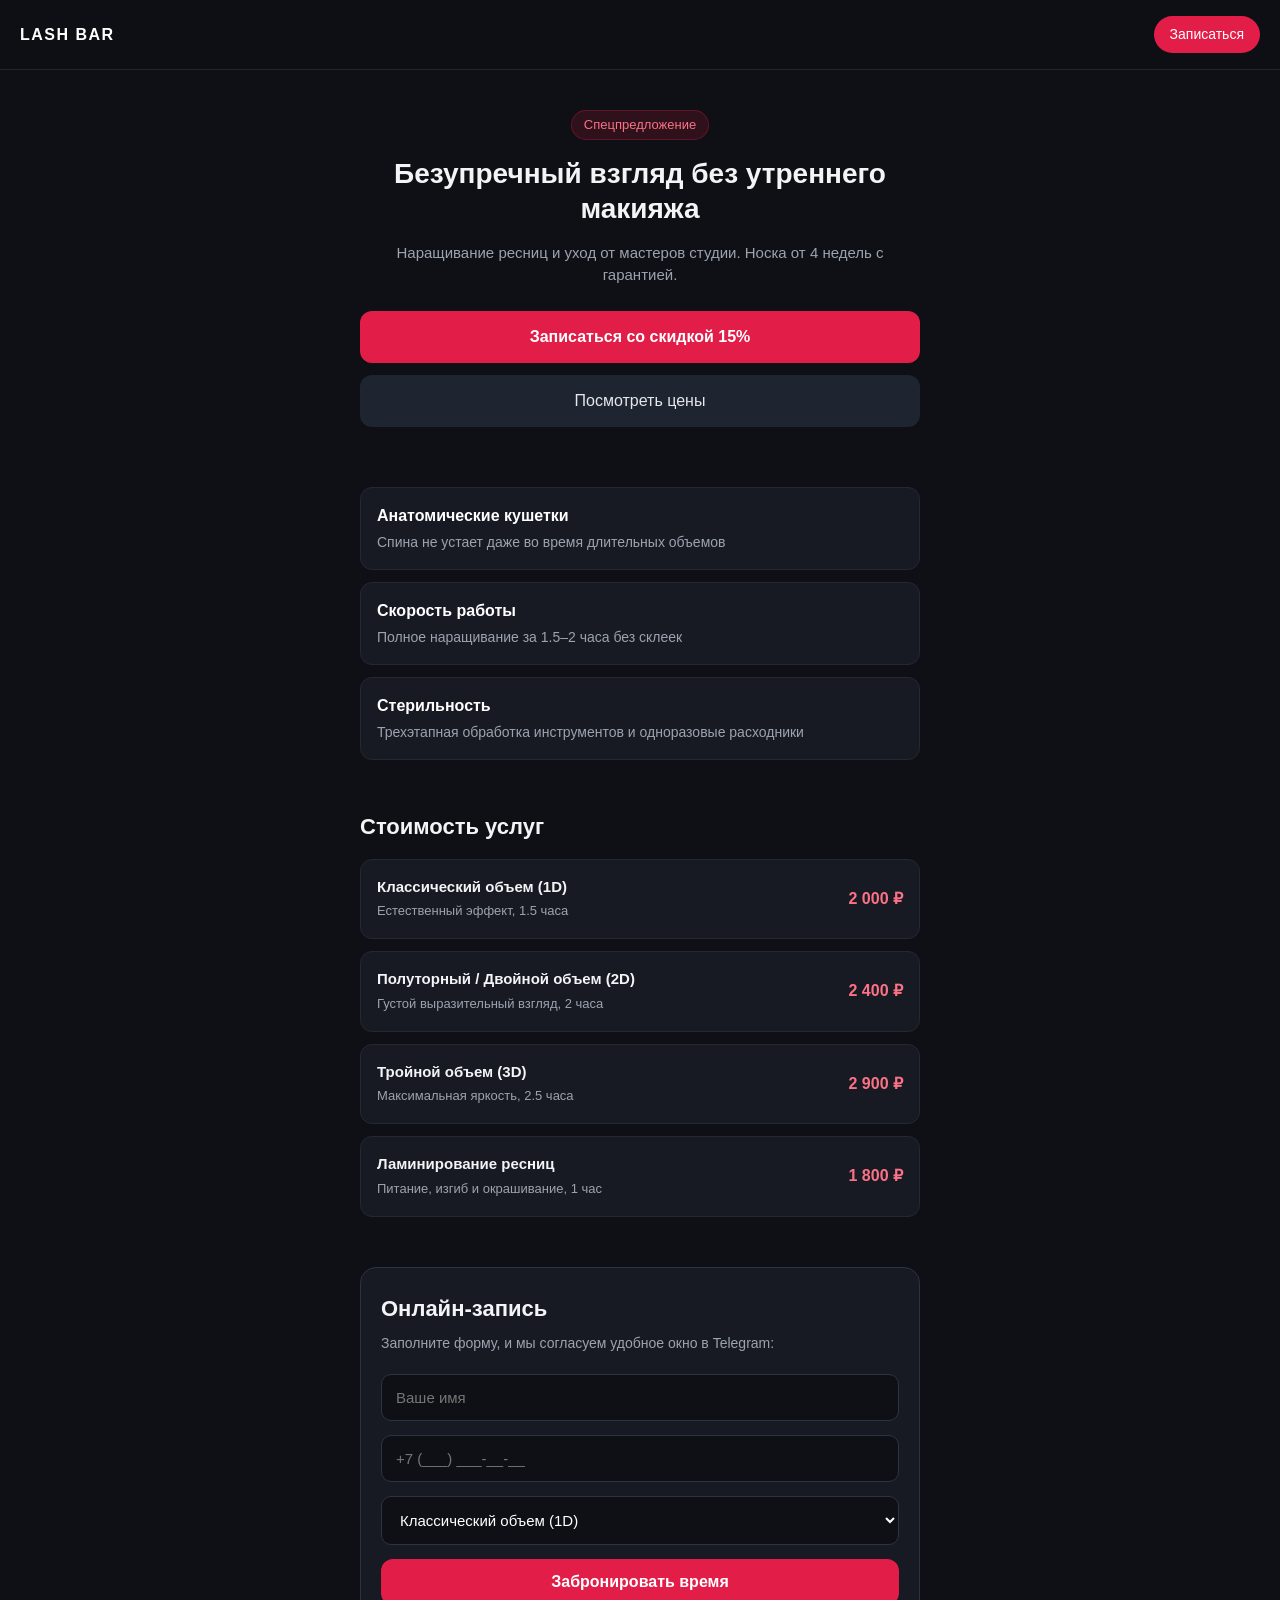
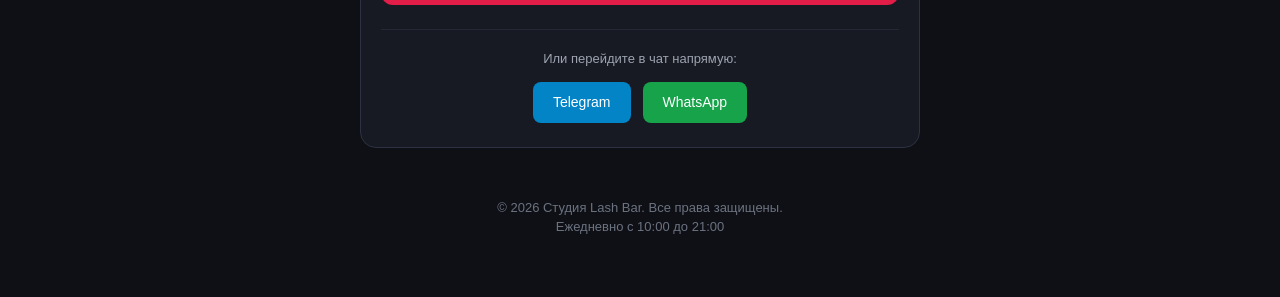
<file: index.html>
<!DOCTYPE html>
<html lang="ru">
<head>
  <meta charset="UTF-8">
  <meta name="viewport" content="width=device-width, initial-scale=1.0">
  <title>Студия взгляда Lash & Brow | Онлайн-запись</title>
  <style>
    * {
      box-sizing: border-box;
      margin: 0;
      padding: 0;
      font-family: -apple-system, BlinkMacSystemFont, "Segoe UI", Roboto, sans-serif;
    }
    body {
      background-color: #0f1015;
      color: #f3f4f6;
      line-height: 1.5;
      padding-bottom: 30px;
    }
    .header {
      display: flex;
      justify-content: space-between;
      align-items: center;
      padding: 16px 20px;
      background: rgba(15, 16, 21, 0.95);
      position: sticky;
      top: 0;
      backdrop-filter: blur(10px);
      z-index: 100;
      border-bottom: 1px solid #1f242d;
    }
    .logo {
      font-weight: 700;
      letter-spacing: 1.5px;
      color: #fff;
    }
    .btn-header {
      text-decoration: none;
      background: #e11d48;
      color: white;
      padding: 8px 16px;
      border-radius: 20px;
      font-size: 14px;
      font-weight: 500;
    }
    .hero {
      padding: 40px 20px;
      text-align: center;
      max-width: 600px;
      margin: 0 auto;
    }
    .badge {
      display: inline-block;
      background: rgba(225, 29, 72, 0.15);
      color: #fb7185;
      padding: 4px 12px;
      border-radius: 20px;
      font-size: 13px;
      margin-bottom: 16px;
      border: 1px solid rgba(225, 29, 72, 0.3);
    }
    .hero h1 {
      font-size: 28px;
      line-height: 1.25;
      margin-bottom: 16px;
      font-weight: 700;
    }
    .hero p {
      color: #9ca3af;
      font-size: 15px;
      margin-bottom: 24px;
    }
    .hero-actions {
      display: flex;
      flex-direction: column;
      gap: 12px;
    }
    .btn-primary {
      display: inline-block;
      background: #e11d48;
      color: #fff;
      text-decoration: none;
      padding: 14px 20px;
      border-radius: 12px;
      font-weight: 600;
      border: none;
      cursor: pointer;
      font-size: 16px;
      text-align: center;
      width: 100%;
    }
    .btn-secondary {
      display: inline-block;
      background: #1e2430;
      color: #e5e7eb;
      text-decoration: none;
      padding: 14px 20px;
      border-radius: 12px;
      font-weight: 500;
      text-align: center;
    }
    .features {
      display: flex;
      flex-direction: column;
      gap: 12px;
      padding: 20px;
      max-width: 600px;
      margin: 0 auto;
    }
    .feature-card {
      background: #171a23;
      padding: 16px;
      border-radius: 12px;
      border: 1px solid #232834;
    }
    .feature-card h3 {
      font-size: 16px;
      color: #fff;
      margin-bottom: 4px;
    }
    .feature-card p {
      font-size: 14px;
      color: #9ca3af;
    }
    .prices {
      padding: 30px 20px;
      max-width: 600px;
      margin: 0 auto;
    }
    .prices h2 {
      font-size: 22px;
      margin-bottom: 16px;
    }
    .price-list {
      display: flex;
      flex-direction: column;
      gap: 12px;
    }
    .price-item {
      display: flex;
      justify-content: space-between;
      align-items: center;
      background: #171a23;
      padding: 16px;
      border-radius: 12px;
      border: 1px solid #232834;
    }
    .price-info h4 {
      font-size: 15px;
      color: #f3f4f6;
    }
    .price-info span {
      font-size: 13px;
      color: #9ca3af;
    }
    .price-cost {
      font-size: 16px;
      font-weight: 700;
      color: #fb7185;
    }
    .booking {
      padding: 20px;
      max-width: 600px;
      margin: 0 auto;
    }
    .booking-card {
      background: #171a23;
      padding: 24px 20px;
      border-radius: 16px;
      border: 1px solid #2c3242;
    }
    .booking-card h2 {
      font-size: 22px;
      margin-bottom: 8px;
    }
    .booking-card p {
      font-size: 14px;
      color: #9ca3af;
      margin-bottom: 20px;
    }
    form {
      display: flex;
      flex-direction: column;
      gap: 14px;
    }
    input, select {
      background: #0f1015;
      border: 1px solid #2d3342;
      padding: 14px;
      border-radius: 10px;
      color: #fff;
      font-size: 15px;
      outline: none;
      width: 100%;
    }
    input:focus, select:focus {
      border-color: #e11d48;
    }
    .direct-messengers {
      margin-top: 24px;
      text-align: center;
      border-top: 1px solid #232834;
      padding-top: 16px;
    }
    .direct-messengers span {
      font-size: 13px;
      color: #9ca3af;
    }
    .messengers-links {
      display: flex;
      justify-content: center;
      gap: 12px;
      margin-top: 12px;
    }
    .tg-link, .wa-link {
      text-decoration: none;
      font-size: 14px;
      font-weight: 500;
      padding: 10px 20px;
      border-radius: 8px;
      color: #fff;
    }
    .tg-link { background: #0284c7; }
    .wa-link { background: #16a34a; }
    footer {
      text-align: center;
      padding: 30px 20px;
      color: #6b7280;
      font-size: 13px;
    }
  </style>
</head>
<body>

  <header class="header">
    <div class="logo">LASH BAR</div>
    <a href="#booking" class="btn-header">Записаться</a>
  </header>

  <section class="hero">
    <span class="badge">Спецпредложение</span>
    <h1>Безупречный взгляд без утреннего макияжа</h1>
    <p>Наращивание ресниц и уход от мастеров студии. Носка от 4 недель с гарантией.</p>
    <div class="hero-actions">
      <a href="#booking" class="btn-primary">Записаться со скидкой 15%</a>
      <a href="#prices" class="btn-secondary">Посмотреть цены</a>
    </div>
  </section>

  <section class="features">
    <div class="feature-card">
      <h3>Анатомические кушетки</h3>
      <p>Спина не устает даже во время длительных объемов</p>
    </div>
    <div class="feature-card">
      <h3>Скорость работы</h3>
      <p>Полное наращивание за 1.5–2 часа без склеек</p>
    </div>
    <div class="feature-card">
      <h3>Стерильность</h3>
      <p>Трехэтапная обработка инструментов и одноразовые расходники</p>
    </div>
  </section>

  <section class="prices" id="prices">
    <h2>Стоимость услуг</h2>
    <div class="price-list">
      <div class="price-item">
        <div class="price-info">
          <h4>Классический объем (1D)</h4>
          <span>Естественный эффект, 1.5 часа</span>
        </div>
        <div class="price-cost">2 000 ₽</div>
      </div>
      <div class="price-item">
        <div class="price-info">
          <h4>Полуторный / Двойной объем (2D)</h4>
          <span>Густой выразительный взгляд, 2 часа</span>
        </div>
        <div class="price-cost">2 400 ₽</div>
      </div>
      <div class="price-item">
        <div class="price-info">
          <h4>Тройной объем (3D)</h4>
          <span>Максимальная яркость, 2.5 часа</span>
        </div>
        <div class="price-cost">2 900 ₽</div>
      </div>
      <div class="price-item">
        <div class="price-info">
          <h4>Ламинирование ресниц</h4>
          <span>Питание, изгиб и окрашивание, 1 час</span>
        </div>
        <div class="price-cost">1 800 ₽</div>
      </div>
    </div>
  </section>

  <section class="booking" id="booking">
    <div class="booking-card">
      <h2>Онлайн-запись</h2>
      <p>Заполните форму, и мы согласуем удобное окно в Telegram:</p>
      
      <form onsubmit="handleBooking(event)">
        <input type="text" id="clientName" placeholder="Ваше имя" required>
        <input type="tel" id="clientPhone" placeholder="+7 (___) ___-__-__" required>
        <select id="clientService">
          <option value="Классический объем (1D)">Классический объем (1D)</option>
          <option value="Двойной объем (2D)">Двойной объем (2D)</option>
          <option value="Тройной объем (3D)">Тройной объем (3D)</option>
          <option value="Ламинирование ресниц">Ламинирование ресниц</option>
        </select>
        <button type="submit" class="btn-primary">Забронировать время</button>
      </form>

      <div class="direct-messengers">
        <span>Или перейдите в чат напрямую:</span>
        <div class="messengers-links">
          <a href="https://t.me/KriSeWe" target="_blank" class="tg-link">Telegram</a>
          <a href="https://wa.me/" target="_blank" class="wa-link">WhatsApp</a>
        </div>
      </div>
    </div>
  </section>

  <footer>
    <p>© 2026 Студия Lash Bar. Все права защищены.</p>
    <p>Ежедневно с 10:00 до 21:00</p>
  </footer>

  <script>
    function handleBooking(e) {
      e.preventDefault();

      var name = document.getElementById('clientName').value;
      var phone = document.getElementById('clientPhone').value;
      var service = document.getElementById('clientService').value;

      // Ваш юзернейм в Telegram без символа @
      var tgUser = 'KriSeWe';

      var message = 'Здравствуйте! Заявка с сайта Lash Bar:%0A%0A' +
                    '👤 Имя: ' + encodeURIComponent(name) + '%0A' +
                    '📞 Телефон: ' + encodeURIComponent(phone) + '%0A' +
                    '💅 Услуга: ' + encodeURIComponent(service);

      window.location.href = 'https://t.me/' + tgUser + '?text=' + message;
    }
  </script>
</body>
</html>
</file>
